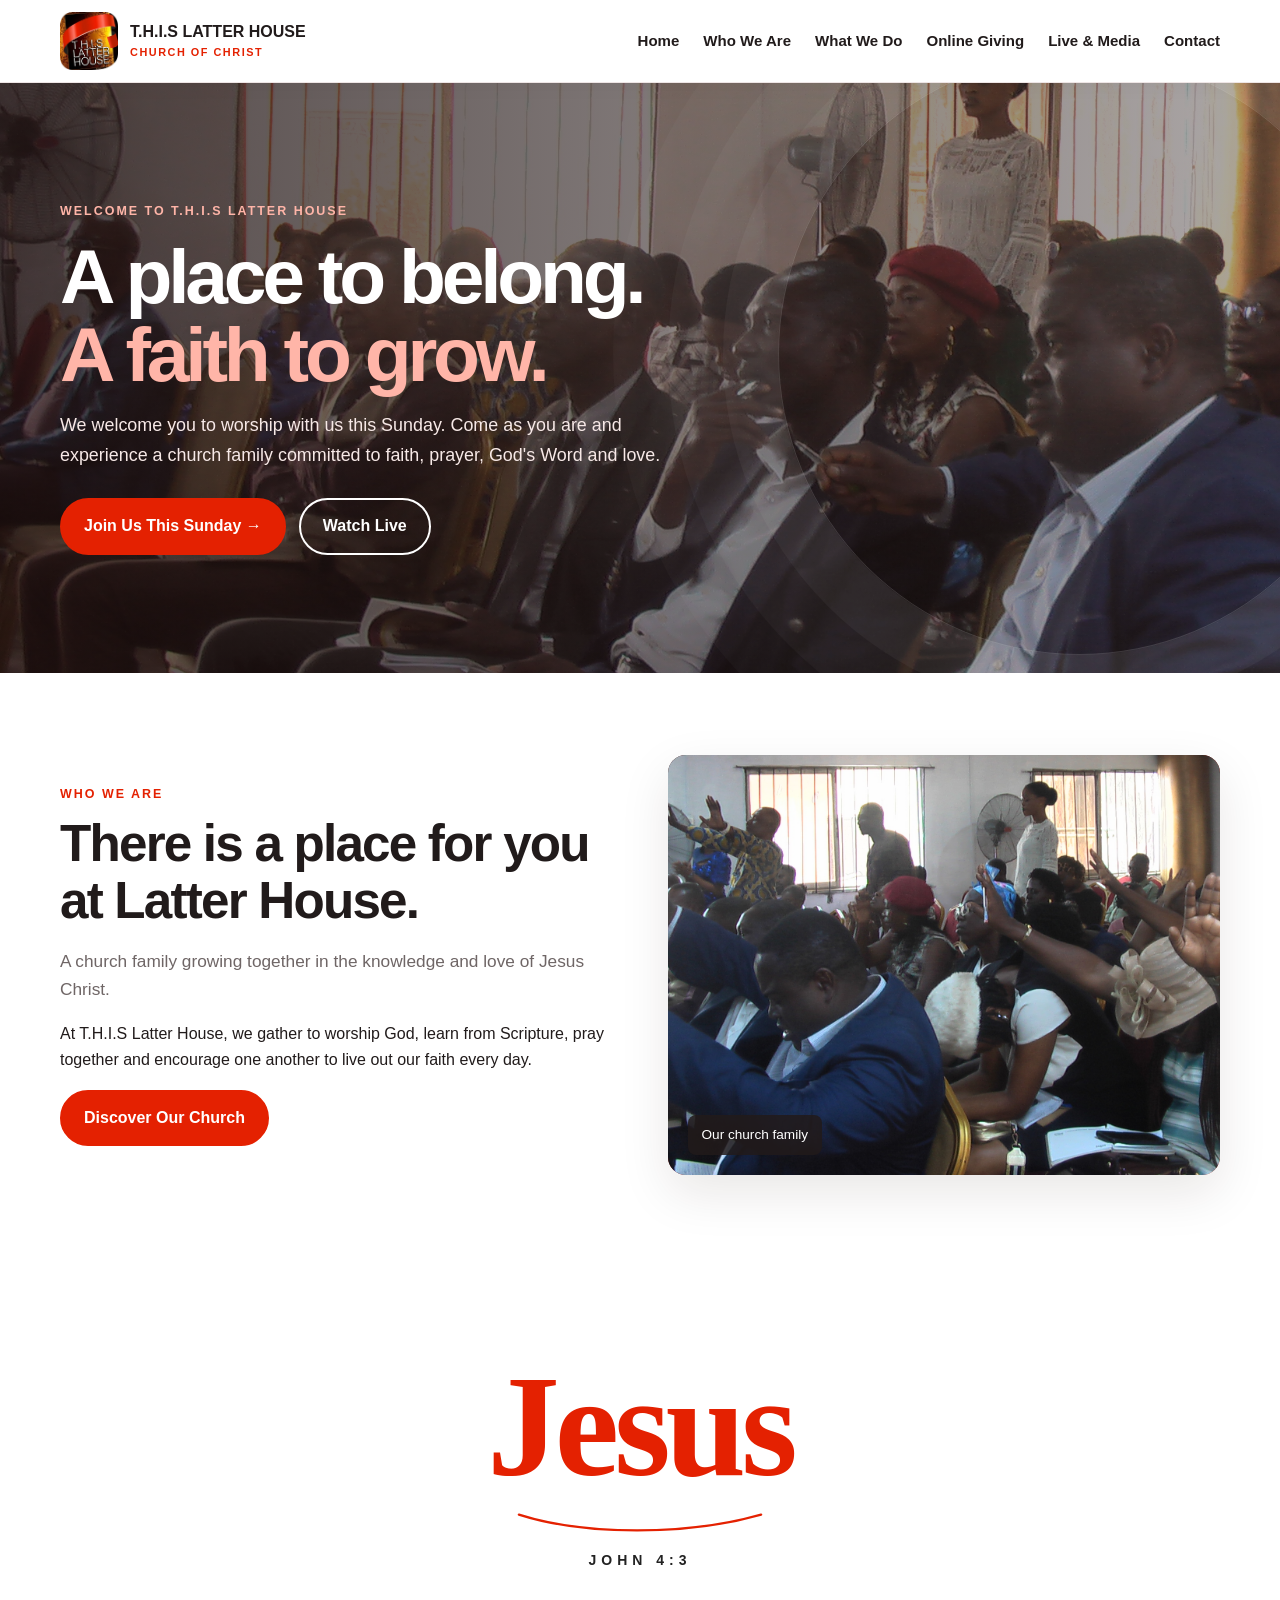
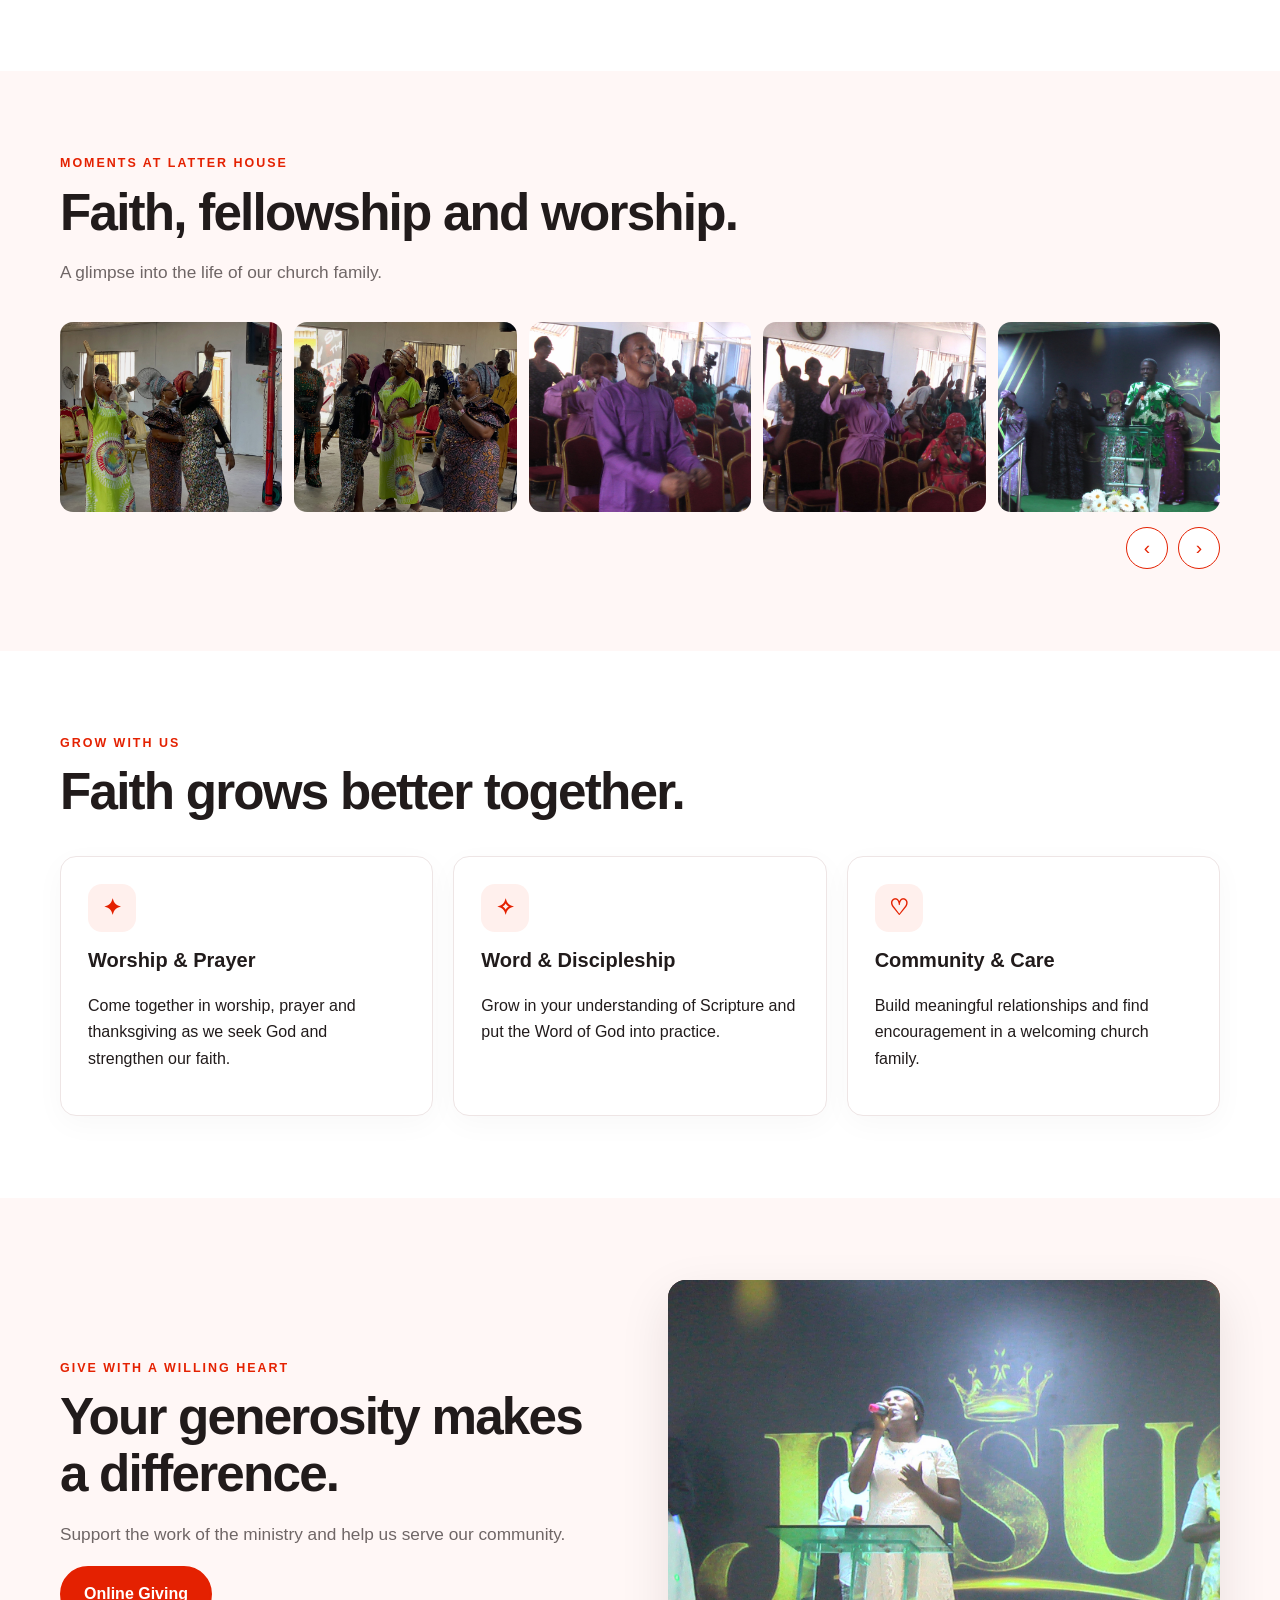
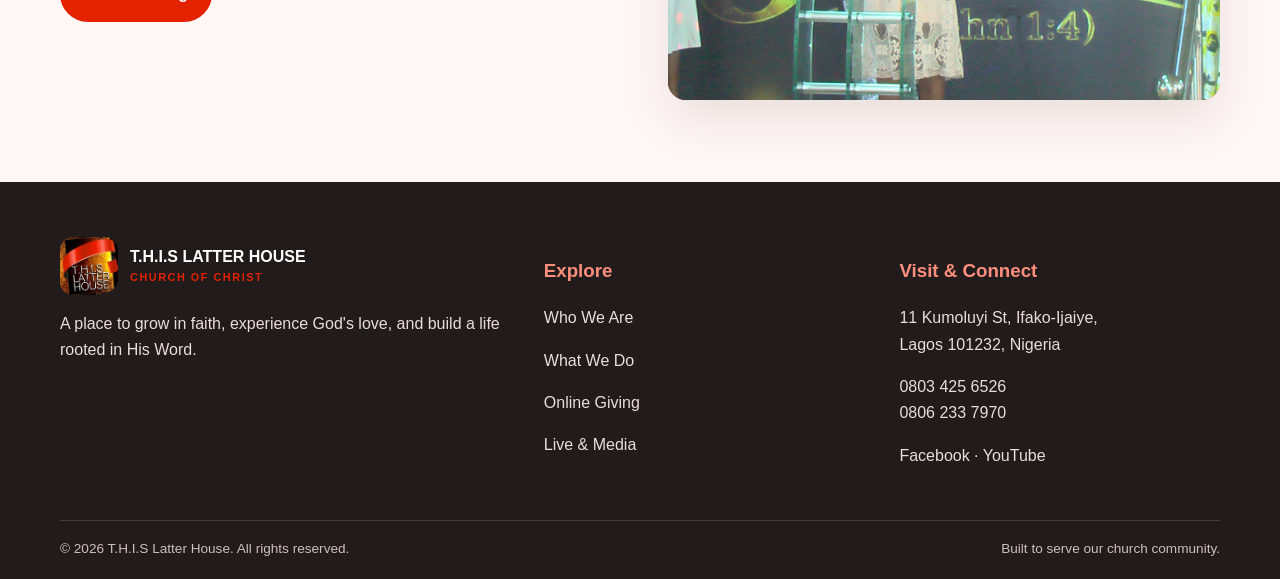
<file: index.html>
<!doctype html><html lang="en"><head><meta charset="utf-8"><meta name="viewport" content="width=device-width,initial-scale=1"><meta name="description" content="Welcome to T.H.I.S Latter House Church of Christ in Ifako-Ijaiye, Lagos."><title>Welcome | T.H.I.S Latter House</title><link rel="icon" type="image/png" href="./images/favicon.png"><link rel="stylesheet" href="styles.css"></head><body>

<header class="header"><div class="wrap nav"><a class="brand" href="index.html"><img src="images/church-logo.jpg" alt="T.H.I.S Latter House logo"><span>T.H.I.S LATTER HOUSE<small>CHURCH OF CHRIST</small></span></a><button class="menu-btn" aria-label="Toggle menu" aria-expanded="false">☰</button><nav class="navlinks"><a href="index.html">Home</a><a href="about.html">Who We Are</a><a href="ministries.html">What We Do</a><a href="giving.html">Online Giving</a><a href="media.html">Live & Media</a><a href="contact.html">Contact</a></nav></div></header>
<main>
<section class="hero"><div class="wrap"><div class="hero-content"><div class="eyebrow" style="color:#ffb5a8">Welcome to T.H.I.S Latter House</div><h1>A place to belong.<br><span>A faith to grow.</span></h1><p>We welcome you to worship with us this Sunday. Come as you are and experience a church family committed to faith, prayer, God's Word and love.</p><div class="actions"><a class="btn" href="contact.html">Join Us This Sunday →</a><a class="btn btn-outline" href="media.html">Watch Live</a></div></div></div></section>
<section class="section"><div class="wrap split"><div><div class="eyebrow">Who We Are</div><h2>There is a place for you at Latter House.</h2><p class="lead">A church family growing together in the knowledge and love of Jesus Christ.</p><p>At T.H.I.S Latter House, we gather to worship God, learn from Scripture, pray together and encourage one another to live out our faith every day.</p><a class="btn" href="about.html">Discover Our Church</a></div><div class="photo-frame"><img src="images/IMGA0187.JPG" alt="Church worship photo placeholder"><span class="photo-caption">Our church family </span></div></div></section>
<section class="jesus-section">
    <div class="wrap jesus-content">
        <div class="jesus-label"></div>

        <h2 class="jesus-title">Jesus</h2>

        <svg class="jesus-curve" viewBox="0 0 320 35"
             xmlns="http://www.w3.org/2000/svg">
            <path d="M5 8 C90 35, 220 35, 315 8"
                  fill="none"
                  stroke="#E42101"
                  stroke-width="3"
                  stroke-linecap="round"/>
        </svg>

        <p class="jesus-reference">JOHN 4:3</p>
    </div>
</section>
<section class="section soft"><div class="wrap"><div class="section-head"><div class="eyebrow">Moments at Latter House</div><h2>Faith, fellowship and worship.</h2><p class="lead">A glimpse into the life of our church family.</p></div><div class="gallery" data-gallery><figure><img src="images/gallery-1.jpg" alt="Church gallery photo placeholder"></figure><figure><img src="images/gallery-2.jpg" alt="Church gallery photo placeholder"></figure><figure><img src="images/gallery-3.JPG" alt="Church gallery photo placeholder"></figure><figure><img src="images/gallery-4.jpg" alt="Church gallery photo placeholder"></figure><figure><img src="images/gallery-5.JPG" alt="Church gallery photo placeholder"></figure></div><div class="gallery-controls"><button type="button" data-prev aria-label="Previous photos">‹</button><button type="button" data-next aria-label="Next photos">›</button></div></div></section>
<section class="section"><div class="wrap"><div class="section-head"><div class="eyebrow">Grow with us</div><h2>Faith grows better together.</h2></div><div class="cards"><article class="card"><div class="symbol">✦</div><h3>Worship & Prayer</h3><p>Come together in worship, prayer and thanksgiving as we seek God and strengthen our faith.</p></article><article class="card"><div class="symbol">✧</div><h3>Word & Discipleship</h3><p>Grow in your understanding of Scripture and put the Word of God into practice.</p></article><article class="card"><div class="symbol">♡</div><h3>Community & Care</h3><p>Build meaningful relationships and find encouragement in a welcoming church family.</p></article></div></div></section>
<section class="section soft"><div class="wrap split"><div><div class="eyebrow">Give with a willing heart</div><h2>Your generosity makes a difference.</h2><p class="lead">Support the work of the ministry and help us serve our community.</p><a class="btn" href="giving.html">Online Giving</a></div><div class="photo-frame"><img src="images/IMGA0021.JPG" alt="Church community photo placeholder"></div></div></section>
</main>
<footer class="footer"><div class="wrap"><div class="footer-grid"><div><a class="brand" href="index.html"><img src="images/church-logo.jpg" alt="Church logo"><span style="color:white">T.H.I.S LATTER HOUSE<small>CHURCH OF CHRIST</small></span></a><p>A place to grow in faith, experience God's love, and build a life rooted in His Word.</p></div><div><h3>Explore</h3><p><a href="about.html">Who We Are</a></p><p><a href="ministries.html">What We Do</a></p><p><a href="giving.html">Online Giving</a></p><p><a href="media.html">Live & Media</a></p></div><div><h3>Visit & Connect</h3><p>11 Kumoluyi St, Ifako-Ijaiye,<br>Lagos 101232, Nigeria</p><p><a href="tel:08034256526">0803 425 6526</a><br><a href="tel:08062337970">0806 233 7970</a></p><p><a href="https://www.facebook.com/profile.php?id=61586830032069" target="_blank" rel="noopener">Facebook</a> · <a href="https://www.youtube.com/@LatterHouseNewOkooba" target="_blank" rel="noopener">YouTube</a></p></div></div><div class="footer-bottom"><span>© <span data-year></span> T.H.I.S Latter House. All rights reserved.</span><span>Built to serve our church community.</span></div></div></footer>
<script src="script.js"></script>
</body></html>
</file>
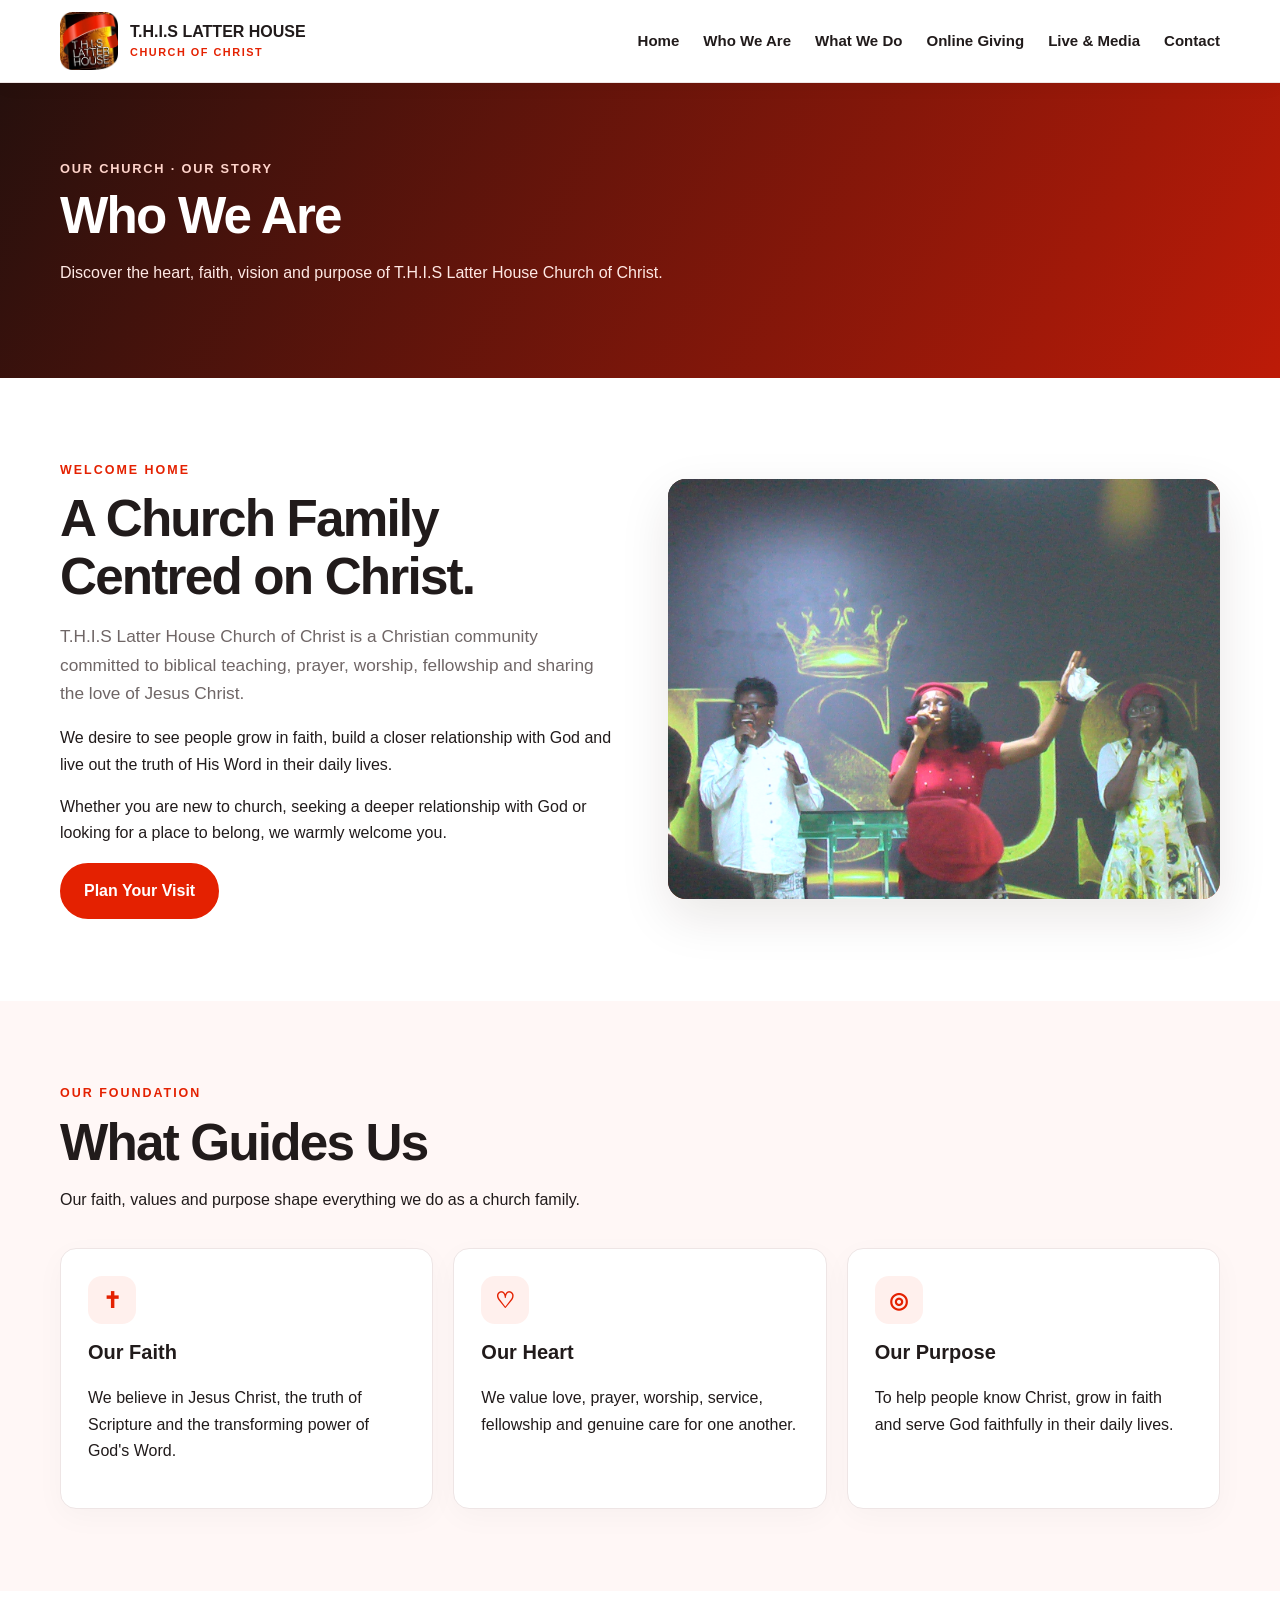
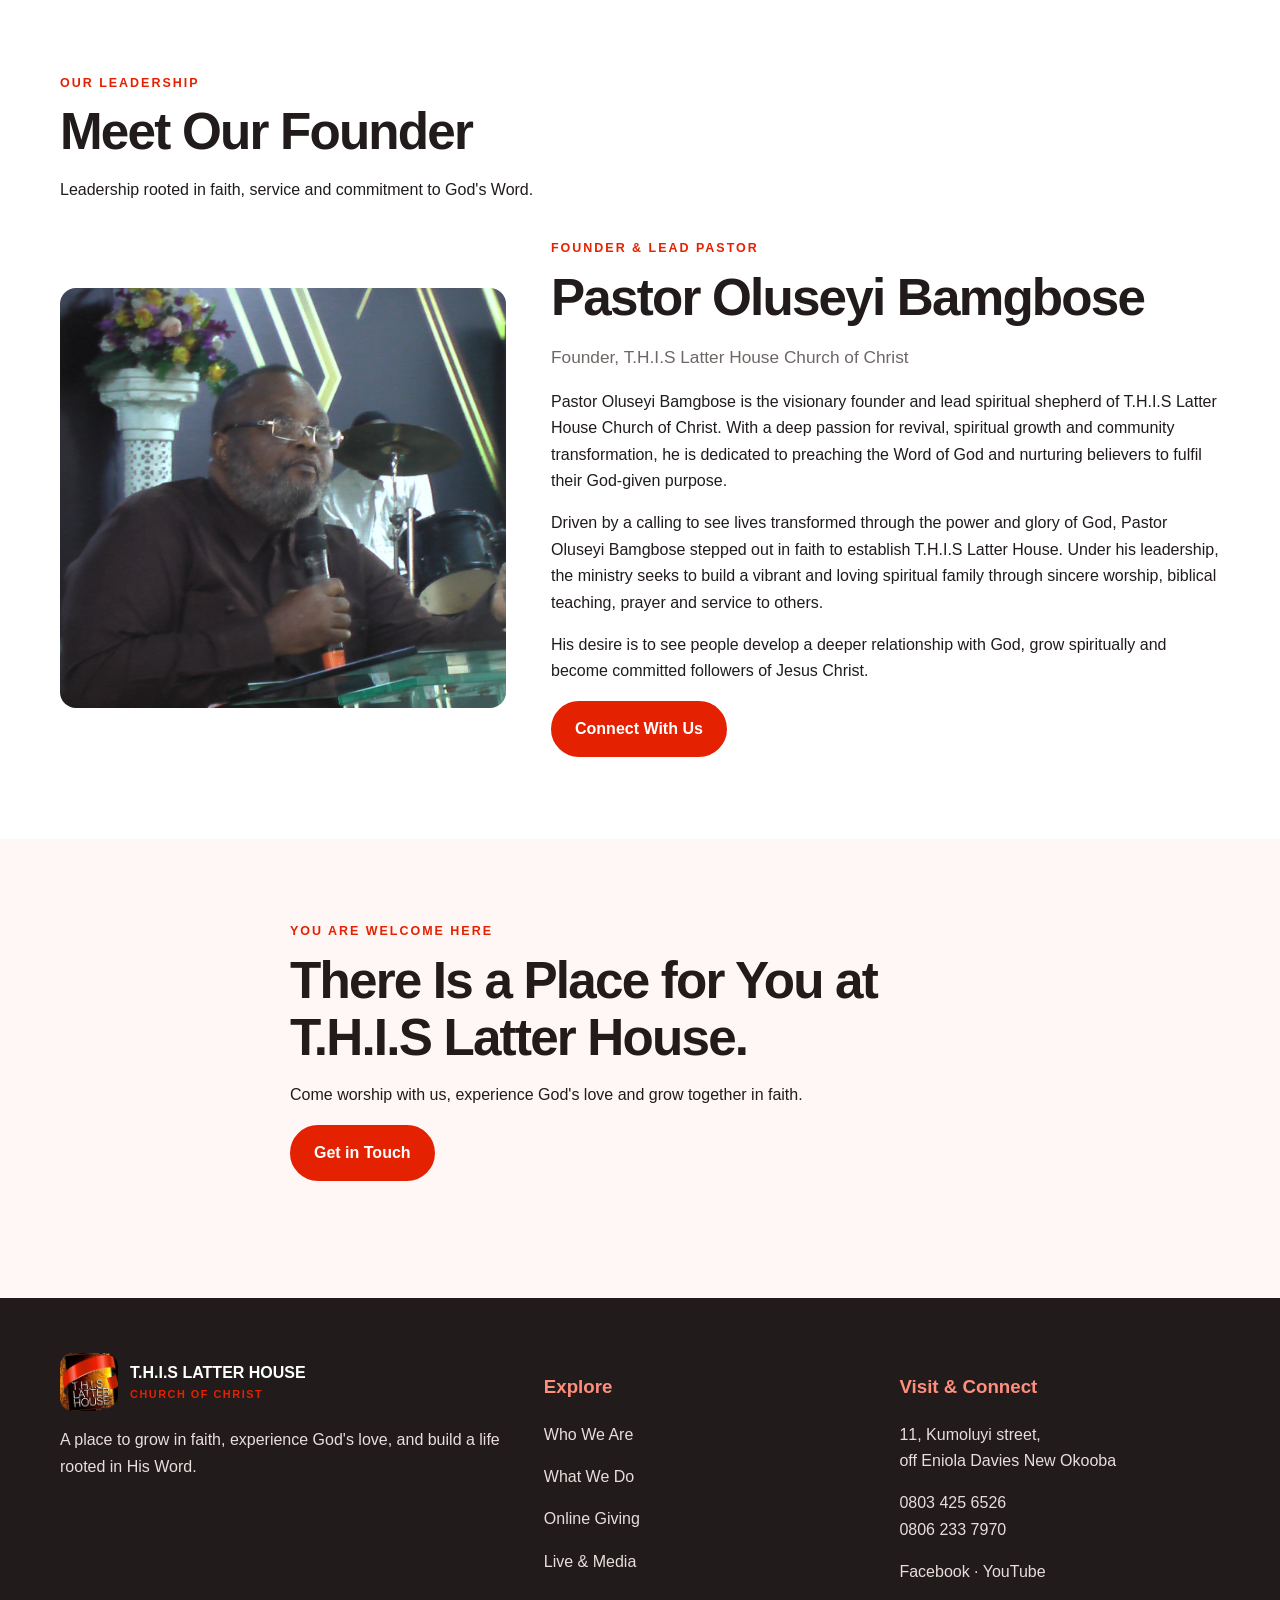
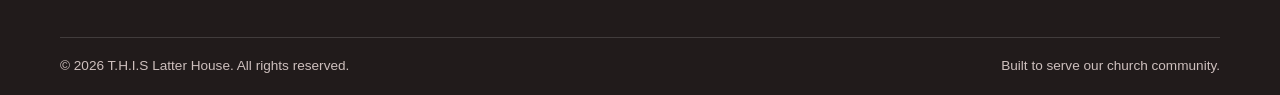
<file: about.html>
<!doctype html>
<html lang="en">
<head>
    <meta charset="utf-8">
    <meta name="viewport" content="width=device-width, initial-scale=1">

    <meta name="description" content="Discover the faith, vision, leadership and mission of T.H.I.S Latter House Church of Christ in Lagos.">

    <meta name="theme-color" content="#E42101">

    <title>Who We Are | T.H.I.S Latter House Church of Christ</title>

    <link rel="icon" href="images/favicon.png">
    <link rel="stylesheet" href="styles.css">
</head>

<body>

<!-- HEADER -->
<header class="header">
    <div class="wrap nav">

        <a class="brand" href="index.html">
            <img src="images/church-logo.jpg" alt="T.H.I.S Latter House logo">
            <span>
                T.H.I.S LATTER HOUSE
                <small>CHURCH OF CHRIST</small>
            </span>
        </a>

        <button class="menu-btn"
                aria-label="Toggle navigation menu"
                aria-expanded="false"
                type="button">
            ☰
        </button>

        <nav class="navlinks" aria-label="Main navigation">
            <a href="index.html">Home</a>
            <a href="about.html" aria-current="page">Who We Are</a>
            <a href="ministries.html">What We Do</a>
            <a href="giving.html">Online Giving</a>
            <a href="media.html">Live & Media</a>
            <a href="contact.html">Contact</a>
        </nav>

    </div>
</header>


<main>

    <!-- PAGE HERO -->
    <section class="page-hero">
        <div class="wrap">
            <div class="crumb">OUR CHURCH · OUR STORY</div>

            <h1>Who We Are</h1>

            <p>
                Discover the heart, faith, vision and purpose
                of T.H.I.S Latter House Church of Christ.
            </p>
        </div>
    </section>


    <!-- INTRODUCTION -->
    <section class="section">
        <div class="wrap split">

            <div>
                <div class="eyebrow">WELCOME HOME</div>

                <h2>A Church Family Centred on Christ.</h2>

                <p class="lead">
                    T.H.I.S Latter House Church of Christ is a Christian
                    community committed to biblical teaching, prayer,
                    worship, fellowship and sharing the love of Jesus Christ.
                </p>

                <p>
                    We desire to see people grow in faith, build a closer
                    relationship with God and live out the truth of His Word
                    in their daily lives.
                </p>

                <p>
                    Whether you are new to church, seeking a deeper
                    relationship with God or looking for a place to belong,
                    we warmly welcome you.
                </p>

                <a href="contact.html" class="btn">
                    Plan Your Visit
                </a>
            </div>

            <div class="photo-frame">
                <img
                    src="images/IMGA0071.JPG"
                    alt="Worship and fellowship at T.H.I.S Latter House Church"
                    loading="lazy">
            </div>

        </div>
    </section>


    <!-- OUR FOUNDATION -->
    <section class="section soft">
        <div class="wrap">

            <div class="section-head">
                <div class="eyebrow">OUR FOUNDATION</div>

                <h2>What Guides Us</h2>

                <p>
                    Our faith, values and purpose shape everything
                    we do as a church family.
                </p>
            </div>

            <div class="cards">

                <article class="card">
                    <div class="symbol" aria-hidden="true">✝</div>

                    <h3>Our Faith</h3>

                    <p>
                        We believe in Jesus Christ, the truth of Scripture
                        and the transforming power of God's Word.
                    </p>
                </article>


                <article class="card">
                    <div class="symbol" aria-hidden="true">♡</div>

                    <h3>Our Heart</h3>

                    <p>
                        We value love, prayer, worship, service,
                        fellowship and genuine care for one another.
                    </p>
                </article>


                <article class="card">
                    <div class="symbol" aria-hidden="true">◎</div>

                    <h3>Our Purpose</h3>

                    <p>
                        To help people know Christ, grow in faith
                        and serve God faithfully in their daily lives.
                    </p>
                </article>

            </div>
        </div>
    </section>


    <!-- OUR LEADERSHIP -->
    <section class="section">
        <div class="wrap">

            <div class="section-head">
                <div class="eyebrow">OUR LEADERSHIP</div>

                <h2>Meet Our Founder</h2>

                <p>
                    Leadership rooted in faith, service and
                    commitment to God's Word.
                </p>
            </div>

            <div class="founder">

                <img
                    src="images/IMGA0191.JPG"
                    alt="Pastor Oluseyi Bamgbose, founder of T.H.I.S Latter House Church of Christ"
                    loading="lazy">

                <div>

                    <div class="eyebrow">FOUNDER & LEAD PASTOR</div>

                    <h2>Pastor Oluseyi Bamgbose</h2>

                    <p class="lead">
                        Founder, T.H.I.S Latter House Church of Christ
                    </p>

                    <p>
                        Pastor Oluseyi Bamgbose is the visionary founder
                        and lead spiritual shepherd of T.H.I.S Latter House
                        Church of Christ. With a deep passion for revival,
                        spiritual growth and community transformation,
                        he is dedicated to preaching the Word of God and
                        nurturing believers to fulfil their God-given purpose.
                    </p>

                    <p>
                        Driven by a calling to see lives transformed through
                        the power and glory of God, Pastor Oluseyi Bamgbose
                        stepped out in faith to establish T.H.I.S Latter House.
                        Under his leadership, the ministry seeks to build
                        a vibrant and loving spiritual family through sincere
                        worship, biblical teaching, prayer and service to others.
                    </p>

                    <p>
                        His desire is to see people develop a deeper
                        relationship with God, grow spiritually and become
                        committed followers of Jesus Christ.
                    </p>

                    <a href="contact.html" class="btn">
                        Connect With Us
                    </a>

                </div>

            </div>
        </div>
    </section>


    <!-- WELCOME INVITATION -->
    <section class="section soft">
        <div class="wrap section-head">

            <div class="eyebrow">YOU ARE WELCOME HERE</div>

            <h2>There Is a Place for You at T.H.I.S Latter House.</h2>

            <p>
                Come worship with us, experience God's love and
                grow together in faith.
            </p>

            <a href="contact.html" class="btn">
                Get in Touch
            </a>

        </div>
    </section>

</main>


<!-- FOOTER -->
<footer class="footer">
    <div class="wrap">

        <div class="footer-grid">

            <div>
                <a class="brand" href="index.html">
                    <img src="images/church-logo.jpg" alt="Church logo">

                    <span style="color:white">
                        T.H.I.S LATTER HOUSE
                        <small>CHURCH OF CHRIST</small>
                    </span>
                </a>

                <p>
                    A place to grow in faith, experience God's love,
                    and build a life rooted in His Word.
                </p>
            </div>


            <div>
                <h3>Explore</h3>

                <p><a href="about.html">Who We Are</a></p>
                <p><a href="ministries.html">What We Do</a></p>
                <p><a href="giving.html">Online Giving</a></p>
                <p><a href="media.html">Live & Media</a></p>
            </div>


            <div>
                <h3>Visit & Connect</h3>

                <p>
                    11, Kumoluyi street, <br>
                    off Eniola Davies New Okooba
                    
                </p>

                <p>
                    <a href="tel:08034256526">0803 425 6526</a><br>
                    <a href="tel:08062337970">0806 233 7970</a>
                </p>

                <p>
                    <a href="https://www.facebook.com/profile.php?id=61586830032069"
                       target="_blank" rel="noopener noreferrer">Facebook</a>
                    ·
                    <a href="https://www.youtube.com/@LatterHouseNewOkooba"
                       target="_blank" rel="noopener noreferrer">YouTube</a>
                </p>
            </div>

        </div>


        <div class="footer-bottom">

            <span>
                © <span data-year></span>
                T.H.I.S Latter House. All rights reserved.
            </span>

            <span>Built to serve our church community.</span>

        </div>

    </div>
</footer>


<script src="script.js"></script>

</body>
</html>
</file>
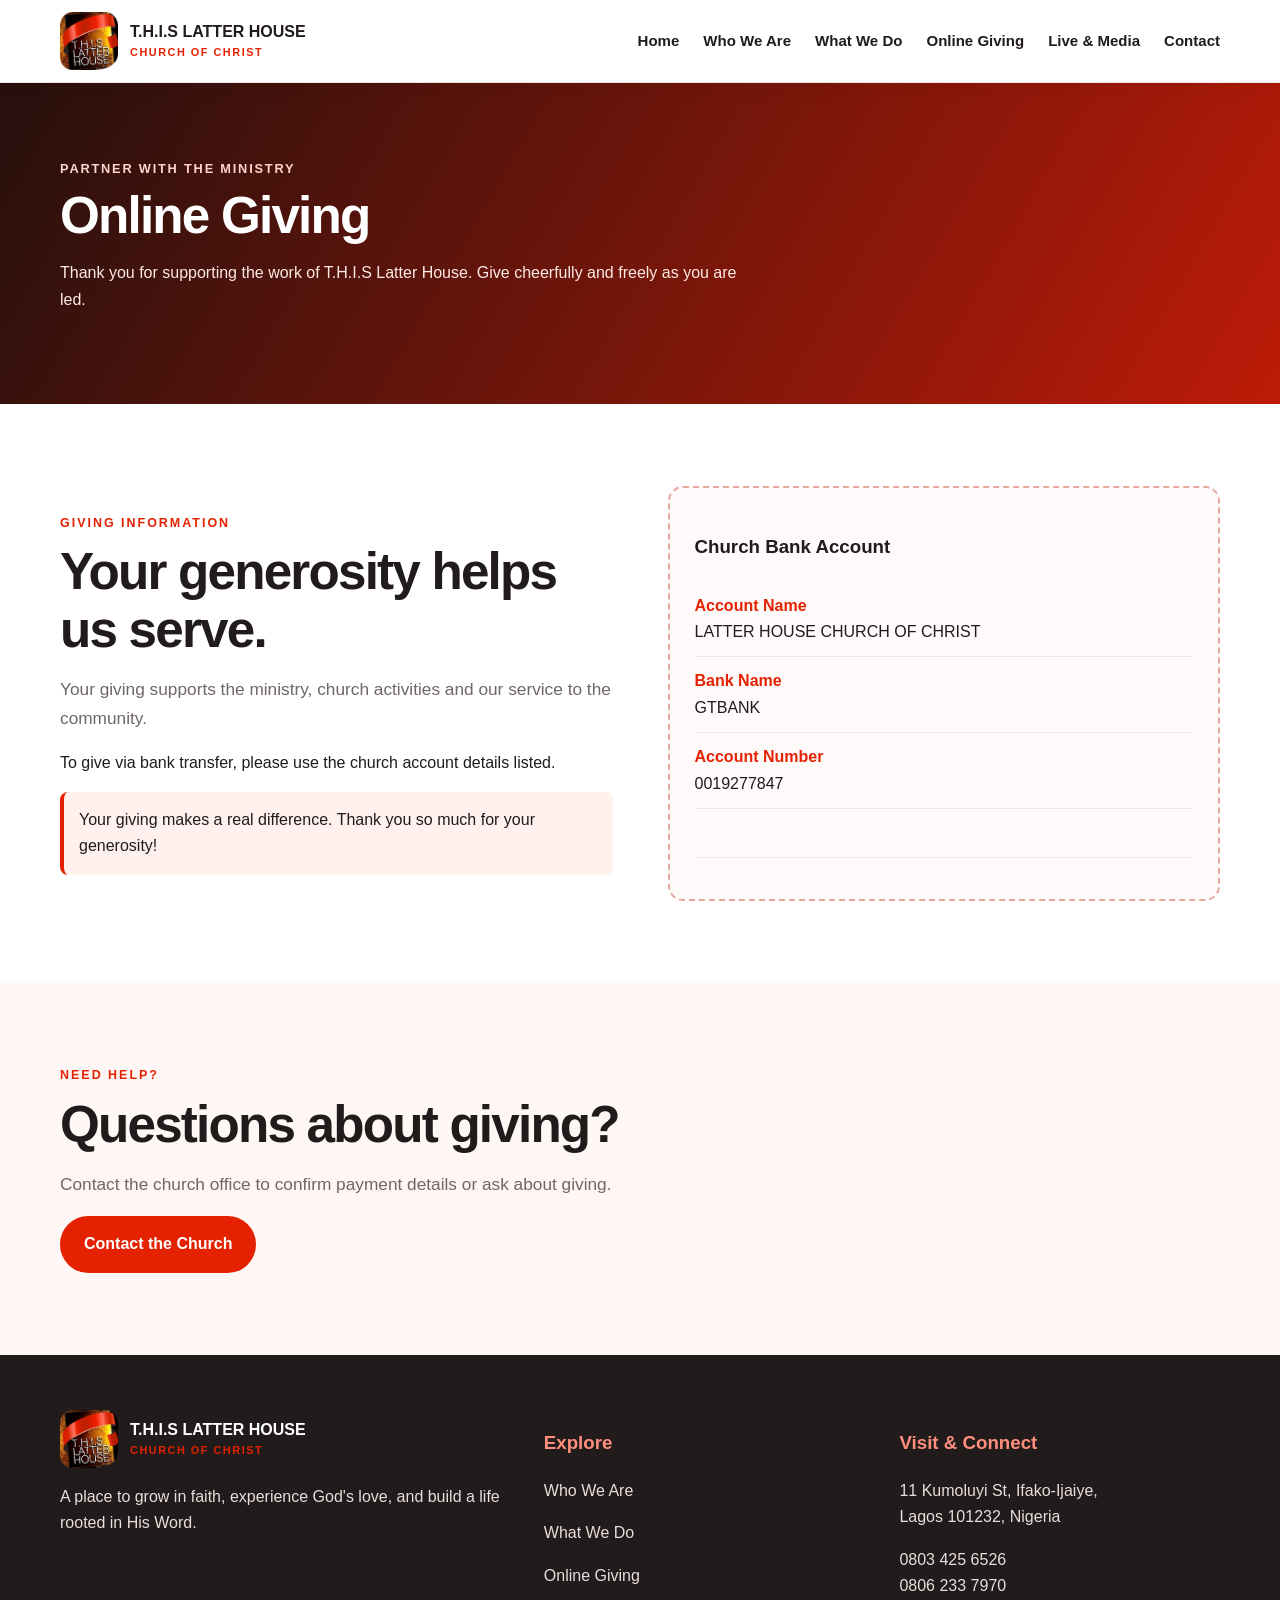
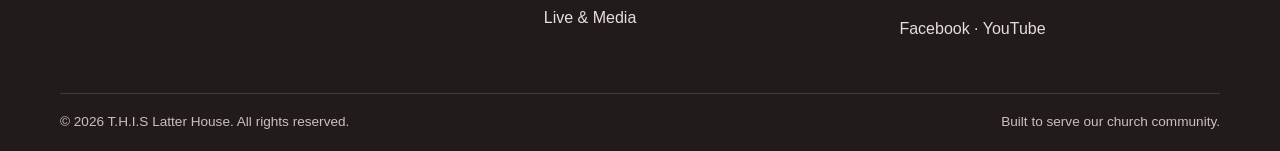
<file: giving.html>
<!doctype html><html lang="en"><head><meta charset="utf-8"><meta name="viewport" content="width=device-width,initial-scale=1"><meta name="description" content="Support T.H.I.S Latter House Church of Christ through giving."><title>Online Giving | T.H.I.S Latter House</title><link rel="icon" href="images/favicon.png"><link rel="stylesheet" href="styles.css"></head><body>

<header class="header"><div class="wrap nav"><a class="brand" href="index.html"><img src="images/church-logo.jpg" alt="T.H.I.S Latter House logo"><span>T.H.I.S LATTER HOUSE<small>CHURCH OF CHRIST</small></span></a><button class="menu-btn" aria-label="Toggle menu" aria-expanded="false">☰</button><nav class="navlinks"><a href="index.html">Home</a><a href="about.html">Who We Are</a><a href="ministries.html">What We Do</a><a href="giving.html">Online Giving</a><a href="media.html">Live & Media</a><a href="contact.html">Contact</a></nav></div></header>
<main>
<section class="page-hero"><div class="wrap"><div class="crumb">Partner with the ministry</div><h1>Online Giving</h1><p>Thank you for supporting the work of T.H.I.S Latter House. Give cheerfully and freely as you are led.</p></div></section>
<section class="section"><div class="wrap split"><div><div class="eyebrow">Giving information</div><h2>Your generosity helps us serve.</h2><p class="lead">Your giving supports the ministry, church activities and our service to the community.</p><p>To give via bank transfer, please use the church account details listed. </p><div class="notice">Your giving makes a real difference. Thank you so much for your generosity!</div></div><div class="account-box"><h3>Church Bank Account</h3><div class="account-line"><strong>Account Name</strong><br><span>LATTER HOUSE CHURCH OF CHRIST</span></div><div class="account-line"><strong>Bank Name</strong><br><span> GTBANK</span></div><div class="account-line"><strong>Account Number</strong><br><span>0019277847 </span></div><div class="account-line"><strong></strong><br><span></span></div><p class="small-note"></p></div></div></section>
<section class="section soft"><div class="wrap center"><div class="eyebrow">Need help?</div><h2>Questions about giving?</h2><p class="lead">Contact the church office to confirm payment details or ask about giving.</p><a class="btn" href="contact.html">Contact the Church</a></div></section>
</main>
<footer class="footer"><div class="wrap"><div class="footer-grid"><div><a class="brand" href="index.html"><img src="images/church-logo.jpg" alt="Church logo"><span style="color:white">T.H.I.S LATTER HOUSE<small>CHURCH OF CHRIST</small></span></a><p>A place to grow in faith, experience God's love, and build a life rooted in His Word.</p></div><div><h3>Explore</h3><p><a href="about.html">Who We Are</a></p><p><a href="ministries.html">What We Do</a></p><p><a href="giving.html">Online Giving</a></p><p><a href="media.html">Live & Media</a></p></div><div><h3>Visit & Connect</h3><p>11 Kumoluyi St, Ifako-Ijaiye,<br>Lagos 101232, Nigeria</p><p><a href="tel:08034256526">0803 425 6526</a><br><a href="tel:08062337970">0806 233 7970</a></p><p><a href="https://www.facebook.com/profile.php?id=61586830032069" target="_blank" rel="noopener">Facebook</a> · <a href="https://www.youtube.com/@LatterHouseNewOkooba" target="_blank" rel="noopener">YouTube</a></p></div></div><div class="footer-bottom"><span>© <span data-year></span> T.H.I.S Latter House. All rights reserved.</span><span>Built to serve our church community.</span></div></div></footer>
<script src="script.js"></script>
</body></html>
</file>
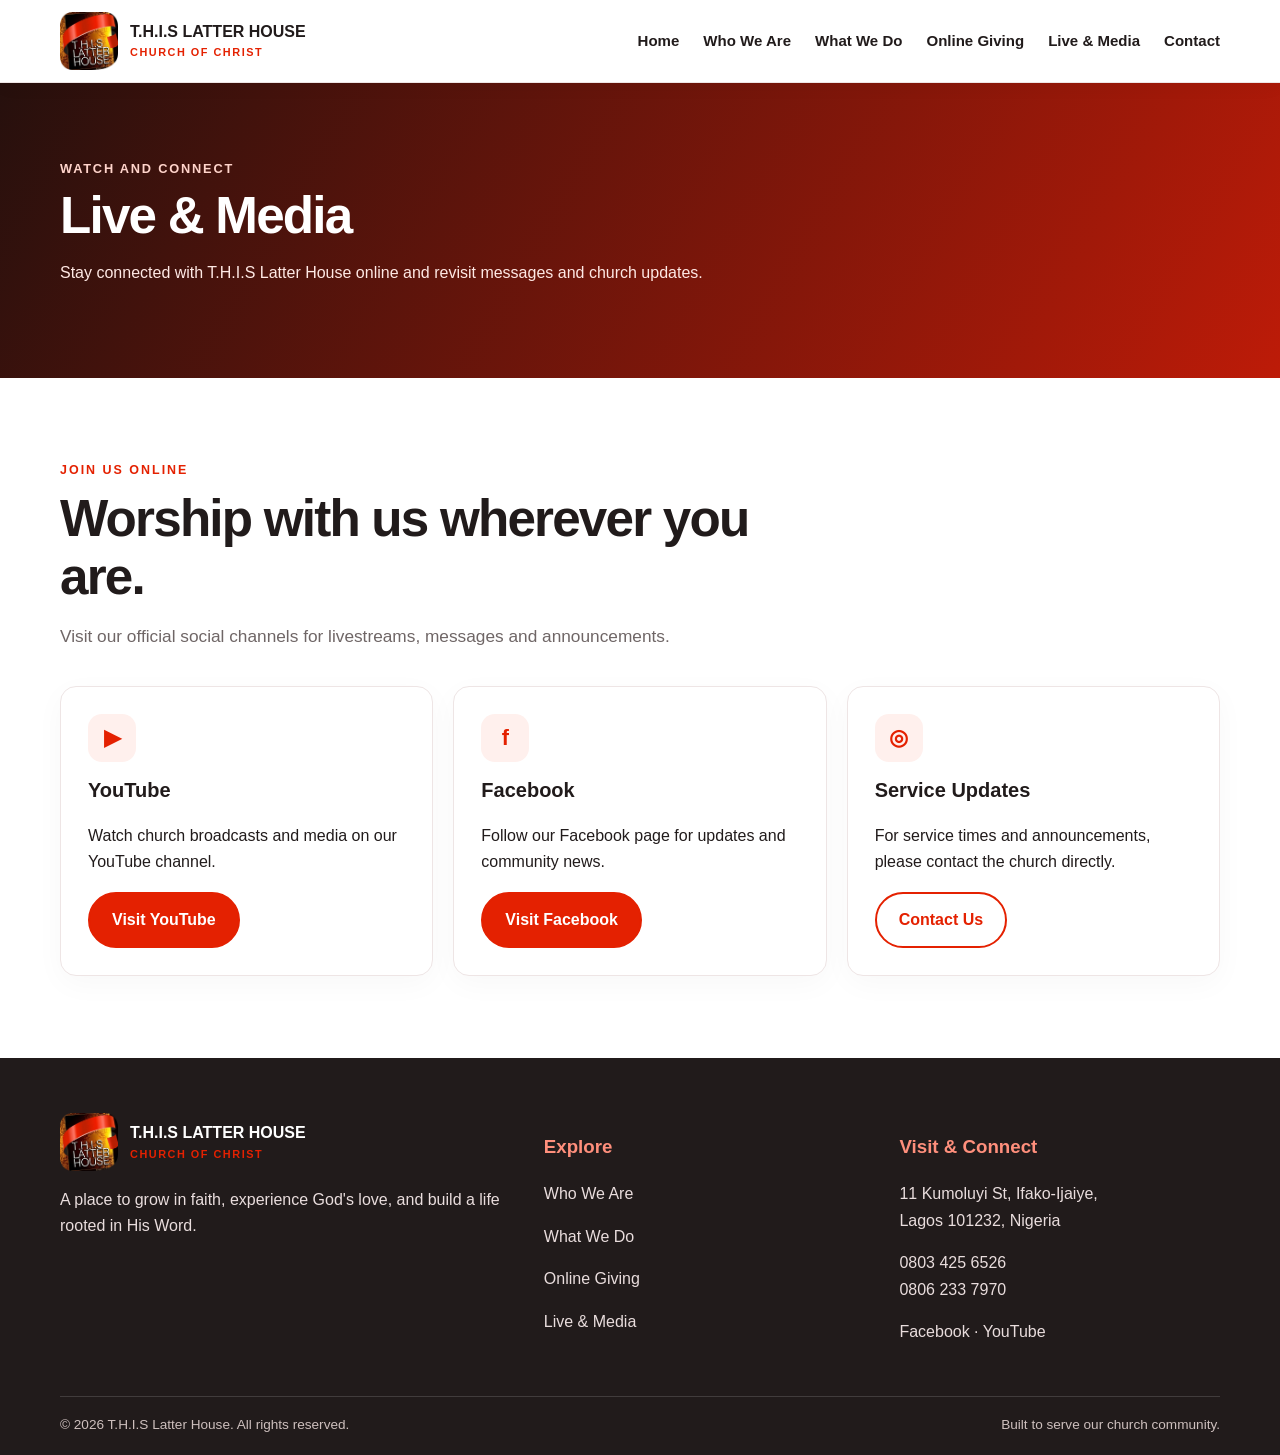
<file: media.html>
<!doctype html><html lang="en"><head><meta charset="utf-8"><meta name="viewport" content="width=device-width,initial-scale=1"><meta name="description" content="Watch and connect with T.H.I.S Latter House online."><title>Live & Media | T.H.I.S Latter House</title><link rel="icon" href="images/favicon.png"><link rel="stylesheet" href="styles.css"></head><body>

<header class="header"><div class="wrap nav"><a class="brand" href="index.html"><img src="images/church-logo.jpg" alt="T.H.I.S Latter House logo"><span>T.H.I.S LATTER HOUSE<small>CHURCH OF CHRIST</small></span></a><button class="menu-btn" aria-label="Toggle menu" aria-expanded="false">☰</button><nav class="navlinks"><a href="index.html">Home</a><a href="about.html">Who We Are</a><a href="ministries.html">What We Do</a><a href="giving.html">Online Giving</a><a href="media.html">Live & Media</a><a href="contact.html">Contact</a></nav></div></header>
<main>
<section class="page-hero"><div class="wrap"><div class="crumb">Watch and connect</div><h1>Live & Media</h1><p>Stay connected with T.H.I.S Latter House online and revisit messages and church updates.</p></div></section>
<section class="section"><div class="wrap"><div class="section-head"><div class="eyebrow">Join us online</div><h2>Worship with us wherever you are.</h2><p class="lead">Visit our official social channels for livestreams, messages and announcements.</p></div><div class="cards"><article class="card"><div class="symbol">▶</div><h3>YouTube</h3><p>Watch church broadcasts and media on our YouTube channel.</p><a class="btn" href="https://www.youtube.com/@LatterHouseNewOkooba" target="_blank" rel="noopener">Visit YouTube</a></article><article class="card"><div class="symbol">f</div><h3>Facebook</h3><p>Follow our Facebook page for updates and community news.</p><a class="btn" href="https://www.facebook.com/profile.php?id=61586830032069" target="_blank" rel="noopener">Visit Facebook</a></article><article class="card"><div class="symbol">◎</div><h3>Service Updates</h3><p>For service times and announcements, please contact the church directly.</p><a class="btn btn-outline" href="contact.html">Contact Us</a></article></div></div></section>
</main>
<footer class="footer"><div class="wrap"><div class="footer-grid"><div><a class="brand" href="index.html"><img src="images/church-logo.jpg" alt="Church logo"><span style="color:white">T.H.I.S LATTER HOUSE<small>CHURCH OF CHRIST</small></span></a><p>A place to grow in faith, experience God's love, and build a life rooted in His Word.</p></div><div><h3>Explore</h3><p><a href="about.html">Who We Are</a></p><p><a href="ministries.html">What We Do</a></p><p><a href="giving.html">Online Giving</a></p><p><a href="media.html">Live & Media</a></p></div><div><h3>Visit & Connect</h3><p>11 Kumoluyi St, Ifako-Ijaiye,<br>Lagos 101232, Nigeria</p><p><a href="tel:08034256526">0803 425 6526</a><br><a href="tel:08062337970">0806 233 7970</a></p><p><a href="https://www.facebook.com/profile.php?id=61586830032069" target="_blank" rel="noopener">Facebook</a> · <a href="https://www.youtube.com/@LatterHouseNewOkooba" target="_blank" rel="noopener">YouTube</a></p></div></div><div class="footer-bottom"><span>© <span data-year></span> T.H.I.S Latter House. All rights reserved.</span><span>Built to serve our church community.</span></div></div></footer>
<script src="script.js"></script>
</body></html>
</file>
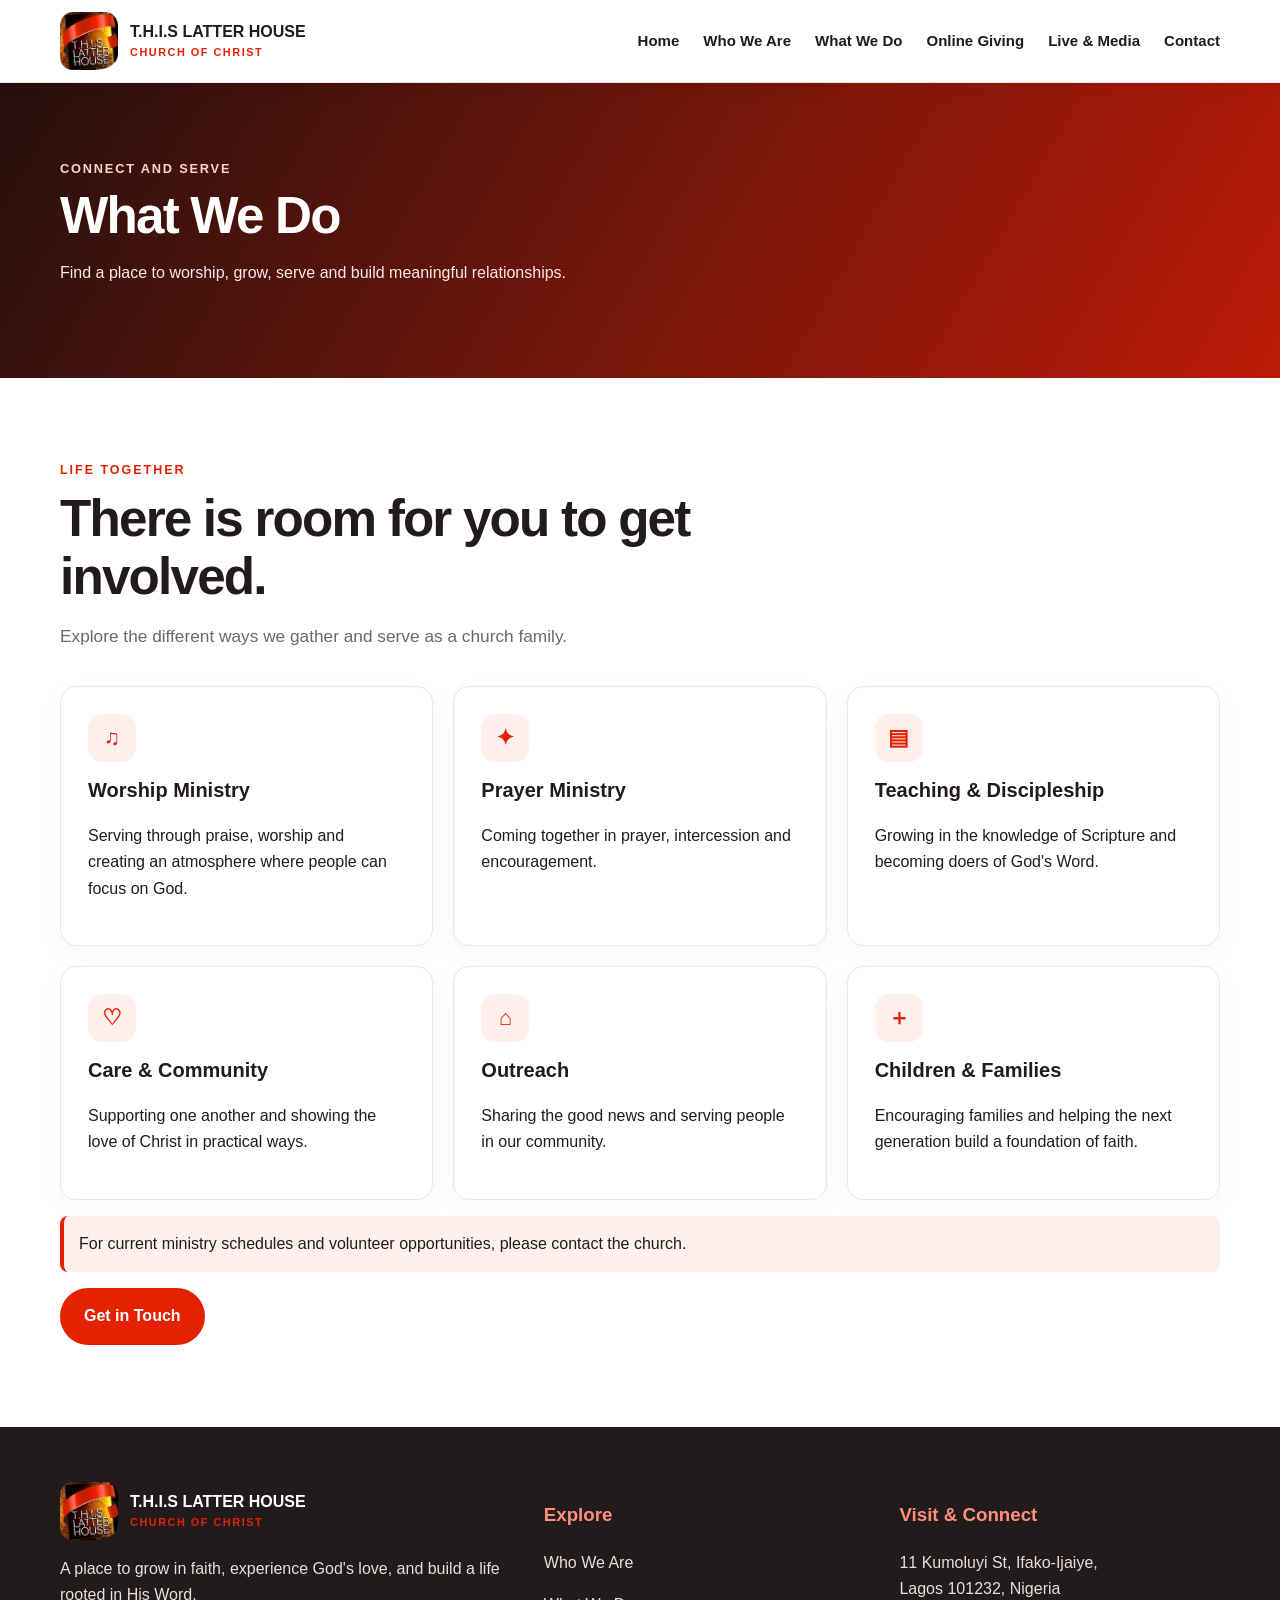
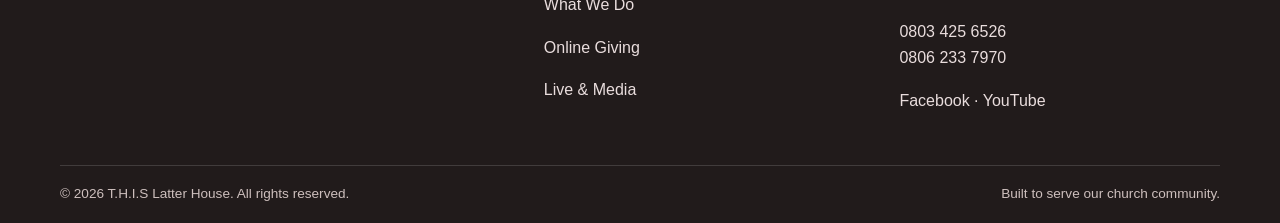
<file: ministries.html>
<!doctype html><html lang="en"><head><meta charset="utf-8"><meta name="viewport" content="width=device-width,initial-scale=1"><meta name="description" content="Explore ministries and ways to connect at T.H.I.S Latter House."><title>What We Do | T.H.I.S Latter House</title><link rel="icon" href="images/favicon.png"><link rel="stylesheet" href="styles.css"></head><body>

<header class="header"><div class="wrap nav"><a class="brand" href="index.html"><img src="images/church-logo.jpg" alt="T.H.I.S Latter House logo"><span>T.H.I.S LATTER HOUSE<small>CHURCH OF CHRIST</small></span></a><button class="menu-btn" aria-label="Toggle menu" aria-expanded="false">☰</button><nav class="navlinks"><a href="index.html">Home</a><a href="about.html">Who We Are</a><a href="ministries.html">What We Do</a><a href="giving.html">Online Giving</a><a href="media.html">Live & Media</a><a href="contact.html">Contact</a></nav></div></header>
<main>
<section class="page-hero"><div class="wrap"><div class="crumb">Connect and serve</div><h1>What We Do</h1><p>Find a place to worship, grow, serve and build meaningful relationships.</p></div></section>
<section class="section"><div class="wrap"><div class="section-head"><div class="eyebrow">Life together</div><h2>There is room for you to get involved.</h2><p class="lead">Explore the different ways we gather and serve as a church family.</p></div><div class="cards"><article class="card"><div class="symbol">♫</div><h3>Worship Ministry</h3><p>Serving through praise, worship and creating an atmosphere where people can focus on God.</p></article><article class="card"><div class="symbol">✦</div><h3>Prayer Ministry</h3><p>Coming together in prayer, intercession and encouragement.</p></article><article class="card"><div class="symbol">▤</div><h3>Teaching & Discipleship</h3><p>Growing in the knowledge of Scripture and becoming doers of God's Word.</p></article><article class="card"><div class="symbol">♡</div><h3>Care & Community</h3><p>Supporting one another and showing the love of Christ in practical ways.</p></article><article class="card"><div class="symbol">⌂</div><h3>Outreach</h3><p>Sharing the good news and serving people in our community.</p></article><article class="card"><div class="symbol">＋</div><h3>Children & Families</h3><p>Encouraging families and helping the next generation build a foundation of faith.</p></article></div><p class="notice mt">For current ministry schedules and volunteer opportunities, please contact the church.</p><a class="btn mt" href="contact.html">Get in Touch</a></div></section>
</main>
<footer class="footer"><div class="wrap"><div class="footer-grid"><div><a class="brand" href="index.html"><img src="images/church-logo.jpg" alt="Church logo"><span style="color:white">T.H.I.S LATTER HOUSE<small>CHURCH OF CHRIST</small></span></a><p>A place to grow in faith, experience God's love, and build a life rooted in His Word.</p></div><div><h3>Explore</h3><p><a href="about.html">Who We Are</a></p><p><a href="ministries.html">What We Do</a></p><p><a href="giving.html">Online Giving</a></p><p><a href="media.html">Live & Media</a></p></div><div><h3>Visit & Connect</h3><p>11 Kumoluyi St, Ifako-Ijaiye,<br>Lagos 101232, Nigeria</p><p><a href="tel:08034256526">0803 425 6526</a><br><a href="tel:08062337970">0806 233 7970</a></p><p><a href="https://www.facebook.com/profile.php?id=61586830032069" target="_blank" rel="noopener">Facebook</a> · <a href="https://www.youtube.com/@LatterHouseNewOkooba" target="_blank" rel="noopener">YouTube</a></p></div></div><div class="footer-bottom"><span>© <span data-year></span> T.H.I.S Latter House. All rights reserved.</span><span>Built to serve our church community.</span></div></div></footer>
<script src="script.js"></script>
</body></html>
</file>
<file: styles.css>
:root{--red:#e42101;--red-dark:#bd1b08;--white:#fff;--ink:#211b1b;--muted:#6f6666;--line:#eee5e5;--soft:#fff7f6;--shadow:0 18px 50px rgba(42,15,12,.10)}
*{box-sizing:border-box}html{scroll-behavior:smooth}body{margin:0;color:var(--ink);background:#fff;font:16px/1.65 Inter,Arial,sans-serif}a{color:inherit;text-decoration:none}img{max-width:100%;display:block}.wrap{width:min(1160px,92%);margin:auto}
.topbar{background:#211b1b;color:#fff;font-size:.85rem;padding:8px 0}.topbar .wrap{display:flex;justify-content:space-between;gap:12px;flex-wrap:wrap}
.header{position:sticky;top:0;z-index:30;background:#fff;border-bottom:1px solid var(--line);box-shadow:0 4px 20px #00000008}.nav{min-height:82px;display:flex;align-items:center;justify-content:space-between;gap:20px}.brand{display:flex;align-items:center;gap:12px;font-weight:850;line-height:1.15}.brand img{width:58px;height:58px;object-fit:contain}.brand small{display:block;color:var(--red);font-size:.68rem;letter-spacing:.14em;margin-top:5px}.navlinks{display:flex;align-items:center;gap:24px;font-weight:700;font-size:.94rem}.navlinks a:hover,.navlinks a.active{color:var(--red)}.menu-btn{display:none;background:#fff;border:1px solid var(--line);border-radius:9px;padding:9px 12px;font-size:1.2rem}
.btn{display:inline-flex;align-items:center;justify-content:center;gap:9px;padding:13px 22px;border-radius:999px;background:var(--red);color:#fff;font-weight:800;border:2px solid var(--red);transition:.2s;cursor:pointer}.btn:hover{background:var(--red-dark);border-color:var(--red-dark);transform:translateY(-2px)}.btn-outline{background:transparent;color:var(--red)}.btn-outline:hover{color:#fff}.eyebrow{color:var(--red);font-size:.78rem;font-weight:850;text-transform:uppercase;letter-spacing:.16em}.hero {     min-height: 590px;     display: flex;     align-items: center;     color: #fff;     position: relative;     overflow: hidden;      background:         linear-gradient(90deg, rgba(22,8,7,.75), rgba(22,8,7,.35)),         url("./images/hero-worship.jpg") center center / cover no-repeat; }.hero:after{content:"";position:absolute;width:600px;height:600px;border:1px solid #ffffff25;border-radius:50%;right:-100px;top:-30px;box-shadow:0 0 0 55px #ffffff0a,0 0 0 110px #ffffff08,0 0 0 165px #ffffff06}.hero .wrap{position:relative;z-index:1}.hero-content{max-width:720px;padding:90px 0}.hero h1{font-size:clamp(2.8rem,6vw,5.4rem);line-height:1.02;letter-spacing:-.055em;margin:15px 0}.hero h1 span{color:#ffb5a8}.hero p{font-size:1.12rem;color:#f7e9e7;max-width:620px}.actions{display:flex;gap:13px;flex-wrap:wrap;margin-top:28px}.hero .btn-outline{color:#fff;border-color:#fff}.section{padding:82px 0}.section.soft{background:var(--soft)}.section-head{max-width:700px;margin-bottom:35px}.section h2,.page-hero h1{font-size:clamp(2.1rem,4vw,3.3rem);line-height:1.12;letter-spacing:-.035em;margin:10px 0 16px}.lead{font-size:1.08rem;color:var(--muted)}.split{display:grid;grid-template-columns:1fr 1fr;gap:55px;align-items:center}.photo-frame{height:420px;border-radius:18px;overflow:hidden;background:linear-gradient(135deg,#3b1512,#a92818 55%,#e95b43);box-shadow:var(--shadow);position:relative}.photo-frame img{width:100%;height:100%;object-fit:cover}.photo-frame .photo-caption{position:absolute;bottom:20px;left:20px;color:white;background:#211b1bd9;padding:9px 14px;border-radius:8px;font-size:.85rem}.cards{display:grid;grid-template-columns:repeat(3,1fr);gap:20px}.card{padding:27px;border:1px solid var(--line);border-radius:16px;background:#fff;box-shadow:0 8px 30px #2a0f0c08}.card h3{margin:12px 0 8px;font-size:1.25rem}.symbol{width:48px;height:48px;border-radius:14px;display:grid;place-items:center;background:#fff0ed;color:var(--red);font-size:1.35rem;font-weight:900}.quote{background:var(--red);color:white;text-align:center;padding:54px 0}.quote blockquote{font-size:clamp(1.5rem,3vw,2.2rem);font-weight:750;max-width:850px;margin:0 auto}.quote p{margin:12px 0 0;color:#ffe2dc;font-weight:800}.page-hero{background:linear-gradient(120deg,#26100d,var(--red-dark));color:white;padding:75px 0}.page-hero h1{margin:8px 0;color:#fff}.page-hero p{max-width:690px;color:#ffe9e5}.crumb{font-size:.8rem;color:#ffd4cb;font-weight:800;text-transform:uppercase;letter-spacing:.14em}
.gallery{display:grid;grid-template-columns:repeat(5,1fr);gap:12px}.gallery figure{margin:0;height:190px;border-radius:13px;overflow:hidden;background:linear-gradient(145deg,#35120e,#e42101)}.gallery img{width:100%;height:100%;object-fit:cover}.gallery-controls{display:flex;gap:10px;justify-content:flex-end;margin-top:15px}.gallery-controls button{border:1px solid var(--red);background:white;color:var(--red);border-radius:50%;width:42px;height:42px;font-size:1.2rem;cursor:pointer}
.founder{display:grid;grid-template-columns:.8fr 1.2fr;gap:45px;align-items:center}.founder img{height:420px;width:100%;object-fit:cover;border-radius:16px;background:var(--soft)}.contact-grid{display:grid;grid-template-columns:1fr 1fr;gap:22px}.form{display:grid;gap:13px}.form label{font-weight:750;font-size:.9rem}.form input,.form textarea,.form select{width:100%;padding:14px;border:1px solid #ded4d2;border-radius:9px;font:inherit;background:white}.form textarea{min-height:145px;resize:vertical}.form-status{padding:12px;border-radius:8px;background:var(--soft);display:none}.form-status.show{display:block}.notice{background:#fff1ee;border-left:4px solid var(--red);padding:15px;border-radius:8px}.account-box{border:2px dashed #e6a79d;border-radius:15px;padding:25px;background:#fffafa}.account-box strong{color:var(--red)}.account-line{padding:11px 0;border-bottom:1px solid var(--line)}.account-line:last-child{border:0}.socials{display:flex;gap:12px;flex-wrap:wrap}.socials a{border:1px solid var(--line);padding:10px 15px;border-radius:999px;font-weight:750}.socials a:hover{border-color:var(--red);color:var(--red)}
.footer{background:#211b1b;color:white;padding:55px 0 18px}.footer-grid{display:grid;grid-template-columns:1.4fr 1fr 1fr;gap:35px}.footer h3{color:#ff8f7c}.footer p,.footer a{color:#e9dddd}.footer a:hover{color:#ff9e8e}.footer-bottom{border-top:1px solid #ffffff25;margin-top:35px;padding-top:17px;color:#cdbfbd;font-size:.85rem;display:flex;justify-content:space-between;gap:12px;flex-wrap:wrap}
@media(max-width:850px){.menu-btn{display:block}.navlinks{display:none;position:absolute;top:82px;left:0;right:0;background:white;padding:18px 4%;border-bottom:1px solid var(--line);flex-direction:column;align-items:flex-start;gap:8px}.navlinks.open{display:flex}.navlinks a{width:100%;padding:8px}.split,.founder{grid-template-columns:1fr;gap:28px}.cards{grid-template-columns:1fr 1fr}.gallery{grid-template-columns:repeat(3,1fr)}.footer-grid{grid-template-columns:1fr 1fr}}
@media(max-width:560px){.topbar .wrap{font-size:.75rem}.brand img{width:48px;height:48px}.brand{font-size:.9rem}.hero{min-height:540px}.hero-content{padding:65px 0}.section{padding:62px 0}.cards,.contact-grid,.footer-grid{grid-template-columns:1fr}.gallery{grid-template-columns:repeat(2,1fr)}.gallery figure{height:150px}.btn{width:100%}.actions{width:100%}.founder img{height:350px}}
/* Beautiful Jesus Bible section */

.jesus-section {
    background: #ffffff;
    padding: 85px 20px;
    text-align: center;
    overflow: hidden;
}

.jesus-content {
    display: flex;
    flex-direction: column;
    align-items: center;
}

.jesus-label {
    color: #E42101;
    font-size: 12px;
    font-weight: 700;
    letter-spacing: 4px;
    margin-bottom: 12px;
}

.jesus-title {
    color: #E42101;
    font-family: Georgia, serif;
    font-size: clamp(75px, 13vw, 145px);
    font-weight: 700;
    line-height: 1;
    margin: 0;
    letter-spacing: -5px;
}

.jesus-curve {
    width: 250px;
    max-width: 75%;
    height: 30px;
    margin-top: 8px;
}

.jesus-reference {
    color: #222222;
    font-size: 14px;
    font-weight: 700;
    letter-spacing: 5px;
    margin-top: 12px;
}
.iti {
    width: 100%;
    display: block;
}

.iti input {
    width: 100%;
    box-sizing: border-box;
}

.iti__country-list {
    z-index: 9999;
}

.form .small-note {
    font-size: 13px;
    line-height: 1.6;
    color: #777;
    margin: 5px 0 15px;
}
.iti {
    width: 100%;
    display: block;
}

.iti input[type="tel"] {
    width: 100%;
    box-sizing: border-box;
}

.iti__country-list {
    z-index: 10000 !important;
    max-width: 300px;
}

.iti__flag-container {
    cursor: pointer;
}
</file>
